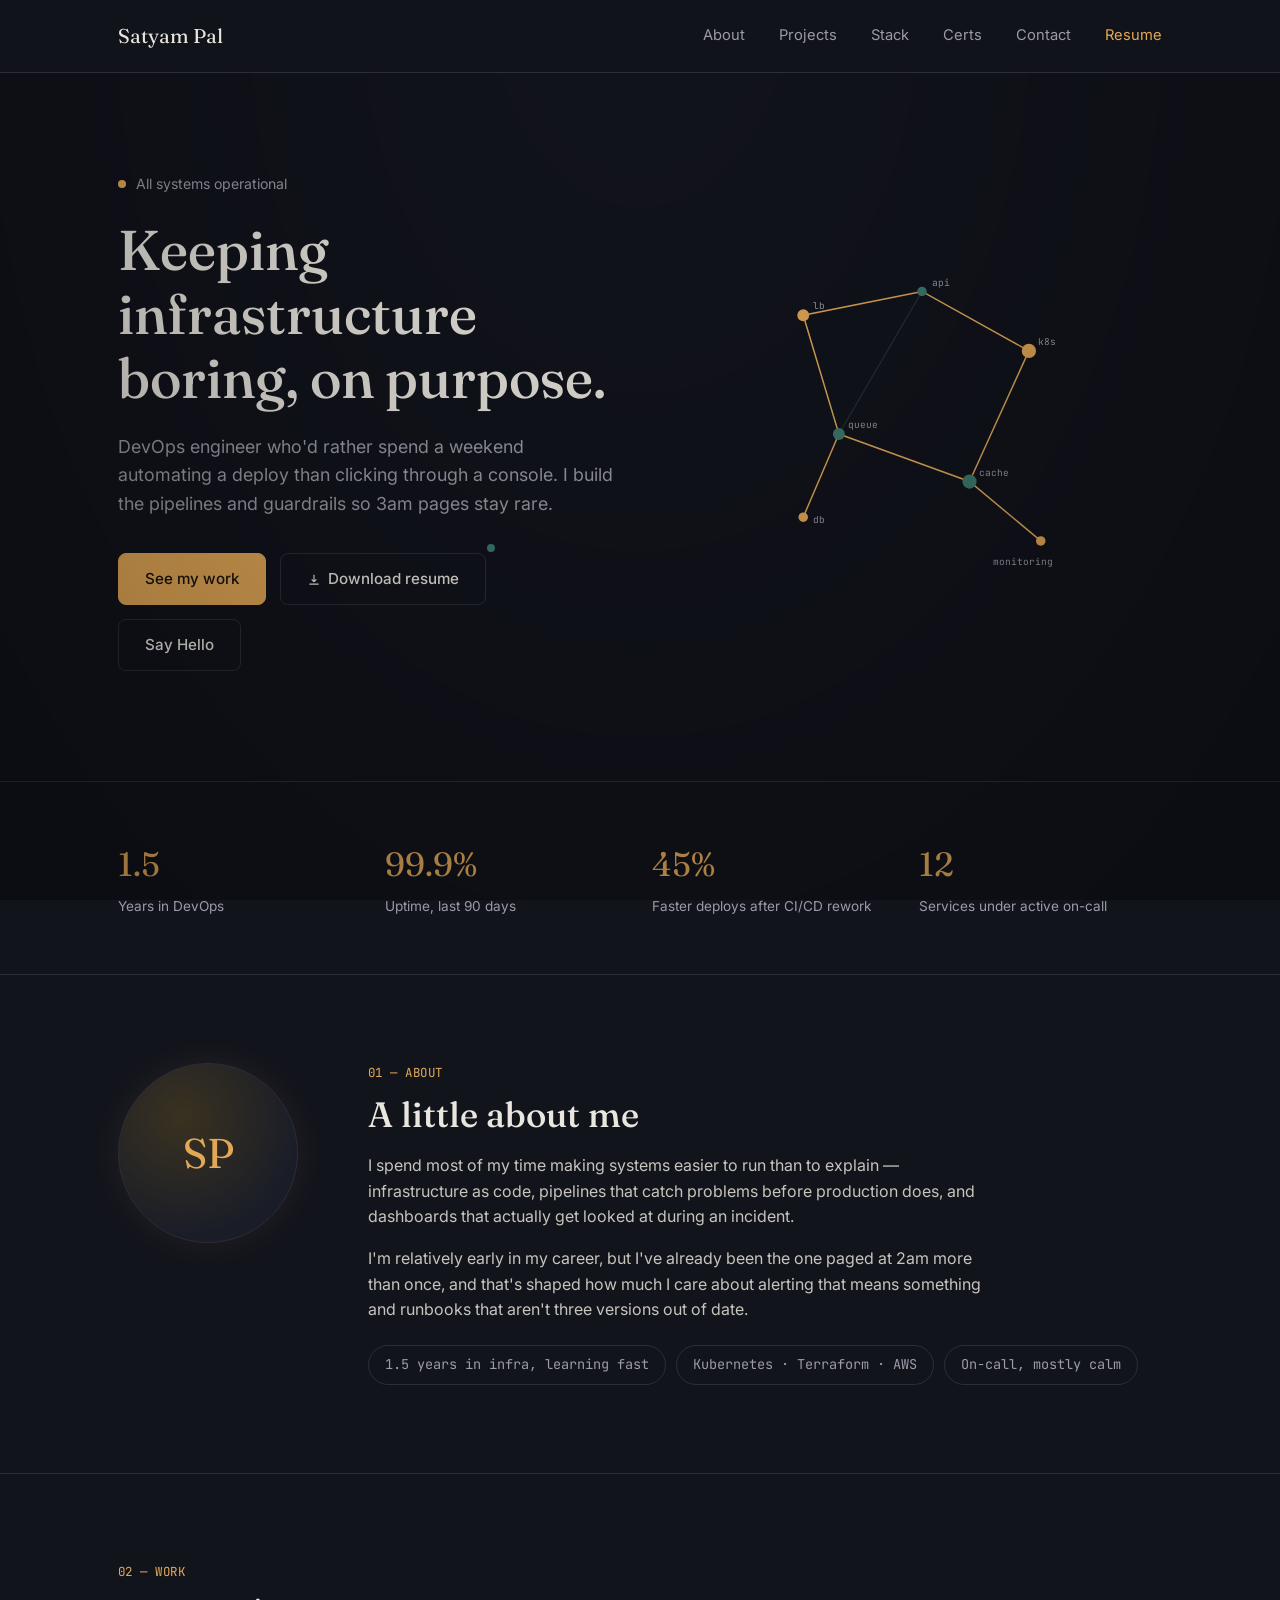
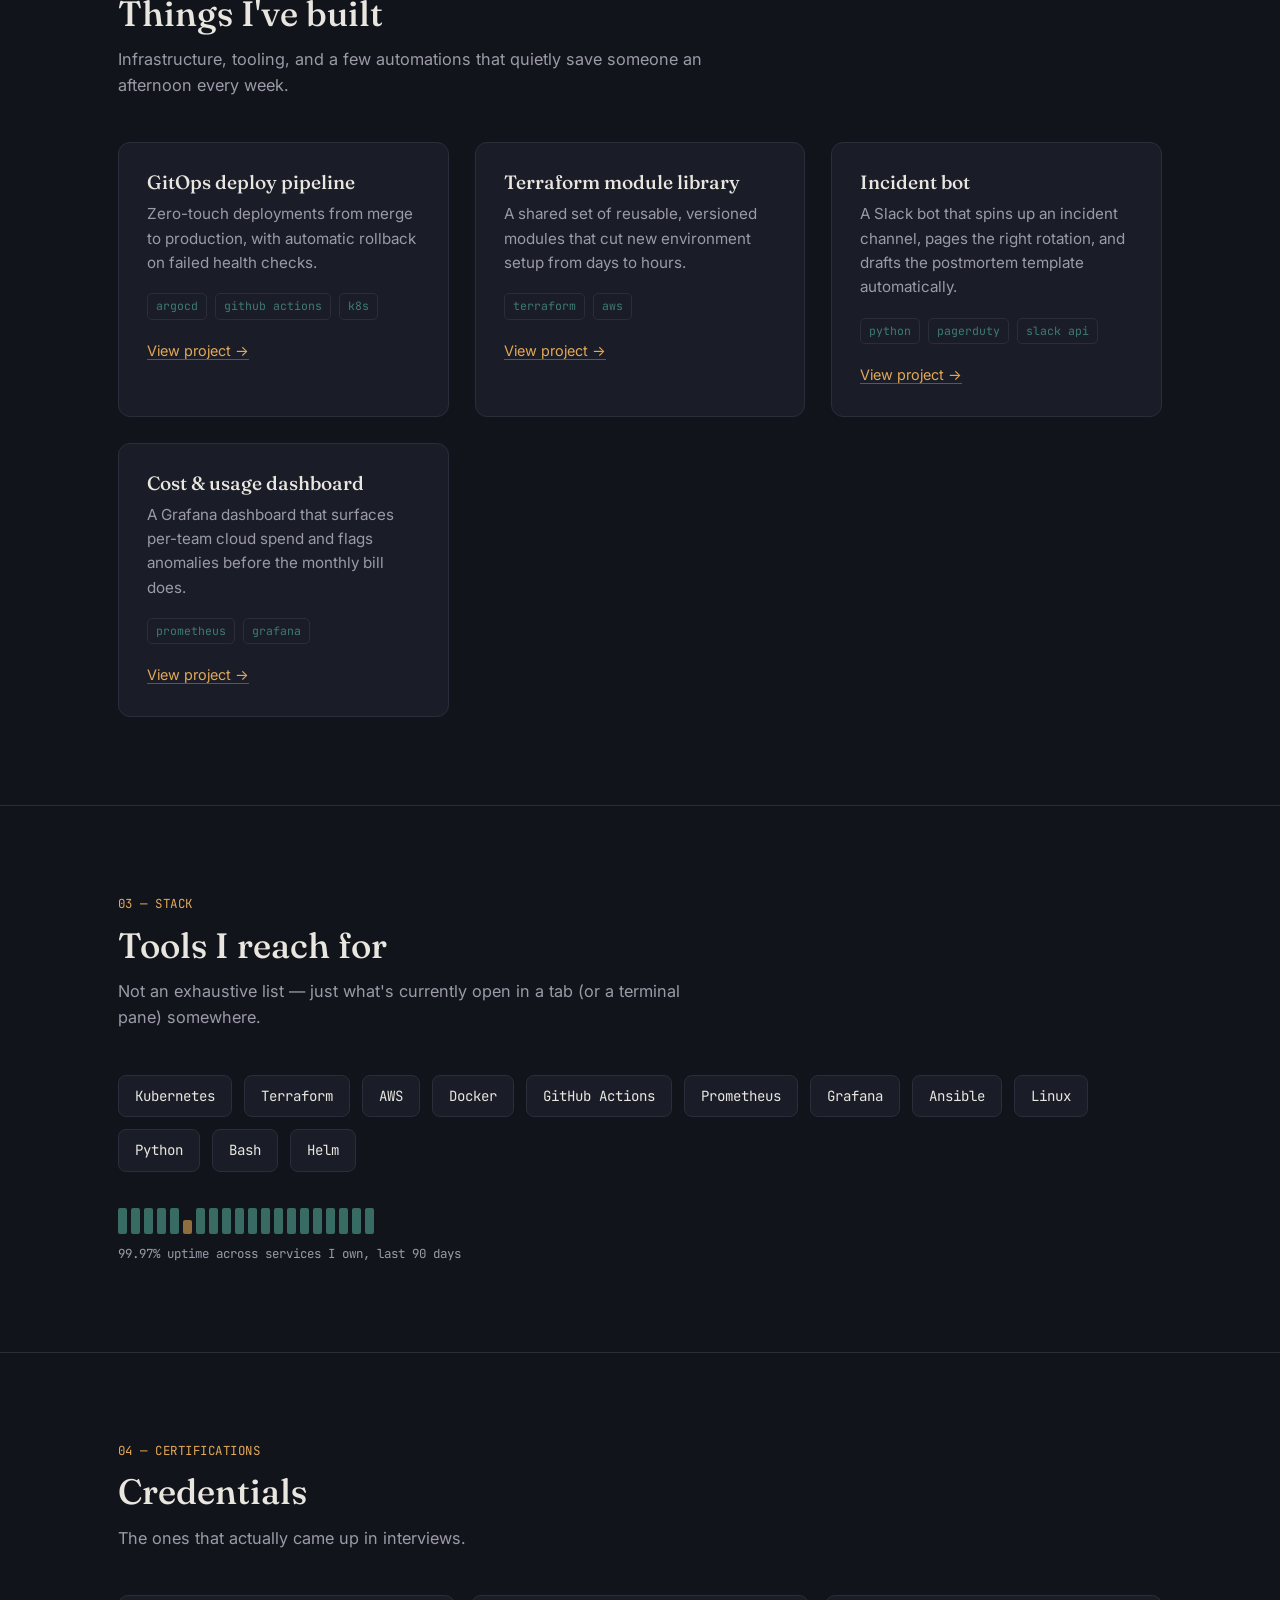
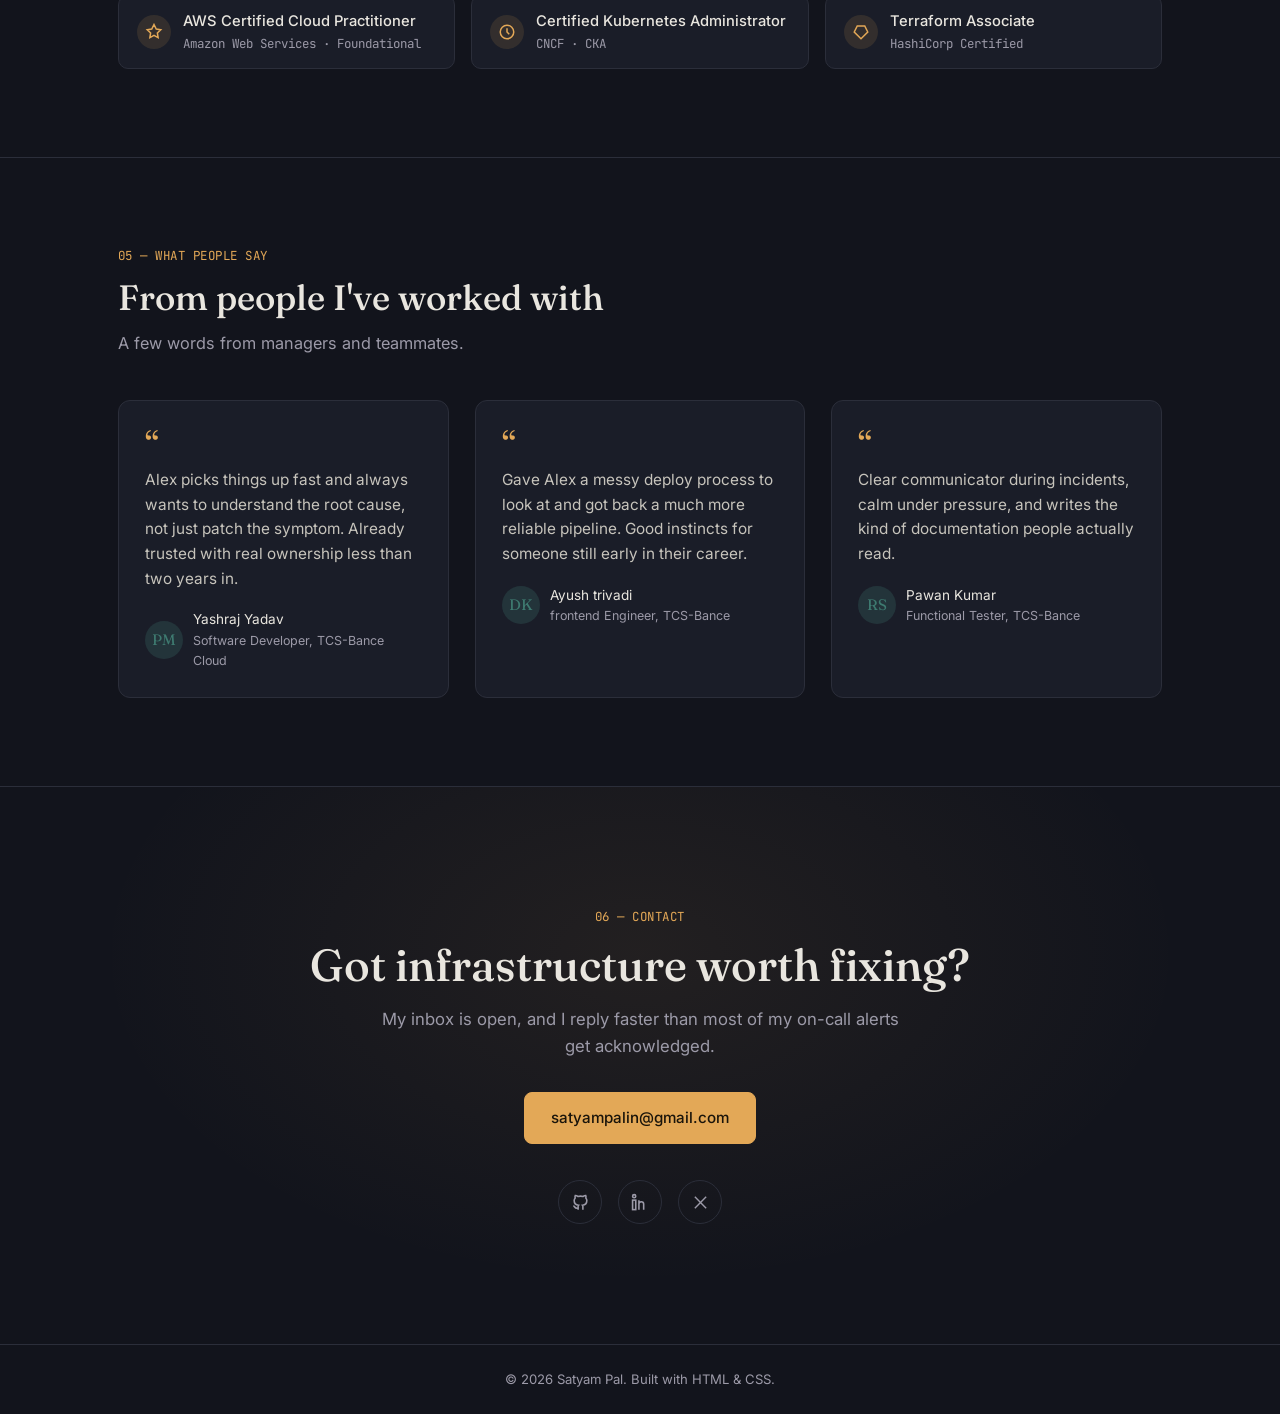
<file: index.html>
<!DOCTYPE html>
<html lang="en">

<head>
  <meta charset="UTF-8">
  <meta name="viewport" content="width=device-width, initial-scale=1.0">
  <title>Satyam Pal — DevOps Engineer</title>
  <link rel="preconnect" href="https://fonts.googleapis.com">
  <link
    href="https://fonts.googleapis.com/css2?family=Fraunces:opsz,wght@9..144,400;9..144,500;9..144,600&family=Inter:wght@400;500;600&family=JetBrains+Mono:wght@400;500&display=swap"
    rel="stylesheet">
  <link href="style.css" rel="stylesheet">

</head>

<body>

  <header>
    <nav class="wrap">
      <div class="logo">Satyam Pal</div>
      <div class="navlinks">
        <a href="#about">About</a>
        <a href="#projects">Projects</a>

        <a href="#skills">Stack</a>
        <a href="#certs">Certs</a>
        <a href="#contact">Contact</a>
        <a href="resume.pdf" download="Alex-Rivera-Resume.pdf" style="color:var(--amber);">Resume</a>
      </div>
    </nav>
  </header>

  <main>
    <section class="hero">
      <div class="wrap hero-grid">
        <div>
          <div class="eyebrow"><span class="pulse"></span>All systems operational</div>
          <h1>Keeping infrastructure boring, on purpose.</h1>
          <p class="lede">DevOps engineer who'd rather spend a weekend automating a deploy than clicking through a
            console. I build the pipelines and guardrails so 3am pages stay rare.</p>
          <div class="hero-ctas">
            <a href="#projects" class="btn primary">See my work</a>
            <a href="resume.pdf" download="Alex-Rivera-Resume.pdf" class="btn ghost resume-btn">
              <svg width="14" height="14" viewBox="0 0 24 24" fill="none" stroke="currentColor" stroke-width="2">
                <path d="M12 3v12m0 0l-4-4m4 4l4-4M4 19h16" />
              </svg>Download resume
              <span class="nudge"></span>
            </a>
            <a href="#contact" class="btn ghost">Say Hello</a>
          </div>
        </div>
        <div class="constellation-wrap">
          <svg class="constellation" viewBox="0 0 320 300" fill="none">
            <line x1="60" y1="60" x2="160" y2="40" />
            <line x1="160" y1="40" x2="250" y2="90" />
            <line x1="60" y1="60" x2="90" y2="160" />
            <line x1="90" y1="160" x2="160" y2="40" />
            <line x1="90" y1="160" x2="60" y2="230" />
            <line x1="90" y1="160" x2="200" y2="200" />
            <line x1="200" y1="200" x2="250" y2="90" />
            <line x1="200" y1="200" x2="260" y2="250" />
            <path class="draw"
              d="M60,60 L160,40 L250,90 M60,60 L90,160 L60,230 M90,160 L200,200 L260,250 M200,200 L250,90" />
            <circle cx="60" cy="60" r="5" />
            <text class="node-label" x="68" y="55">lb</text>
            <circle class="node-alt" cx="160" cy="40" r="4" />
            <text class="node-label" x="168" y="35">api</text>
            <circle cx="250" cy="90" r="6" />
            <text class="node-label" x="258" y="85">k8s</text>
            <circle class="node-alt" cx="90" cy="160" r="5" />
            <text class="node-label" x="98" y="155">queue</text>
            <circle cx="60" cy="230" r="4" />
            <text class="node-label" x="68" y="235">db</text>
            <circle class="node-alt" cx="200" cy="200" r="6" />
            <text class="node-label" x="208" y="195">cache</text>
            <circle cx="260" cy="250" r="4" />
            <text class="node-label" x="220" y="270">monitoring</text>
          </svg>
        </div>
      </div>
    </section>

    <section id="stats">
      <div class="wrap stats-grid">
        <div class="stat">
          <div class="num">1.5</div>
          <div class="label">Years in DevOps</div>
        </div>
        <div class="stat">
          <div class="num">99.9%</div>
          <div class="label">Uptime, last 90 days</div>
        </div>
        <div class="stat">
          <div class="num">45%</div>
          <div class="label">Faster deploys after CI/CD rework</div>
        </div>
        <div class="stat">
          <div class="num">12</div>
          <div class="label">Services under active on-call</div>
        </div>
      </div>
    </section>

    <section id="about">
      <div class="wrap about-grid">
        <div class="avatar">SP</div>
        <div class="about-copy">
          <span class="kicker">01 — ABOUT</span>
          <div class="section-head" style="margin-bottom:18px;">
            <h2>A little about me</h2>
          </div>
          <p>I spend most of my time making systems easier to run than to explain — infrastructure as code, pipelines
            that catch problems before production does, and dashboards that actually get looked at during an incident.
          </p>
          <p>I'm relatively early in my career, but I've already been the one paged at 2am more than once, and that's
            shaped how much I care about alerting that means something and runbooks that aren't three versions out of
            date.</p>
          <div class="fact-row">
            <div class="fact-chip">1.5 years in infra, learning fast</div>
            <div class="fact-chip">Kubernetes · Terraform · AWS</div>
            <div class="fact-chip">On-call, mostly calm</div>
          </div>
        </div>
      </div>
    </section>

    <section id="projects">
      <div class="wrap">
        <span class="kicker">02 — WORK</span>
        <div class="section-head">
          <h2>Things I've built</h2>
          <p>Infrastructure, tooling, and a few automations that quietly save someone an afternoon every week.</p>
        </div>
        <div class="project-grid">
          <div class="card">
            <h3>GitOps deploy pipeline</h3>
            <p>Zero-touch deployments from merge to production, with automatic rollback on failed health checks.</p>
            <div class="tag-row"><span class="tag">argocd</span><span class="tag">github actions</span><span
                class="tag">k8s</span></div>
            <a class="card-link" href="#">View project →</a>
          </div>
          <div class="card">
            <h3>Terraform module library</h3>
            <p>A shared set of reusable, versioned modules that cut new environment setup from days to hours.</p>
            <div class="tag-row"><span class="tag">terraform</span><span class="tag">aws</span></div>
            <a class="card-link" href="#">View project →</a>
          </div>
          <div class="card">
            <h3>Incident bot</h3>
            <p>A Slack bot that spins up an incident channel, pages the right rotation, and drafts the postmortem
              template automatically.</p>
            <div class="tag-row"><span class="tag">python</span><span class="tag">pagerduty</span><span
                class="tag">slack api</span></div>
            <a class="card-link" href="#">View project →</a>
          </div>
          <div class="card">
            <h3>Cost &amp; usage dashboard</h3>
            <p>A Grafana dashboard that surfaces per-team cloud spend and flags anomalies before the monthly bill does.
            </p>
            <div class="tag-row"><span class="tag">prometheus</span><span class="tag">grafana</span></div>
            <a class="card-link" href="#">View project →</a>
          </div>
        </div>
      </div>
    </section>

    <section id="skills">
      <div class="wrap">
        <span class="kicker">03 — STACK</span>
        <div class="section-head">
          <h2>Tools I reach for</h2>
          <p>Not an exhaustive list — just what's currently open in a tab (or a terminal pane) somewhere.</p>
        </div>
        <div class="skill-cloud">
          <span class="skill-pill">Kubernetes</span>
          <span class="skill-pill">Terraform</span>
          <span class="skill-pill">AWS</span>
          <span class="skill-pill">Docker</span>
          <span class="skill-pill">GitHub Actions</span>
          <span class="skill-pill">Prometheus</span>
          <span class="skill-pill">Grafana</span>
          <span class="skill-pill">Ansible</span>
          <span class="skill-pill">Linux</span>
          <span class="skill-pill">Python</span>
          <span class="skill-pill">Bash</span>
          <span class="skill-pill">Helm</span>
        </div>
        <div class="uptime-strip" aria-hidden="true">
          <div class="bar"></div>
          <div class="bar"></div>
          <div class="bar"></div>
          <div class="bar"></div>
          <div class="bar"></div>
          <div class="bar low"></div>
          <div class="bar"></div>
          <div class="bar"></div>
          <div class="bar"></div>
          <div class="bar"></div>
          <div class="bar"></div>
          <div class="bar"></div>
          <div class="bar"></div>
          <div class="bar"></div>
          <div class="bar"></div>
          <div class="bar"></div>
          <div class="bar"></div>
          <div class="bar"></div>
          <div class="bar"></div>
          <div class="bar"></div>
        </div>
        <div class="uptime-caption">99.97% uptime across services I own, last 90 days</div>
      </div>
    </section>

    <section id="certs">
      <div class="wrap">
        <span class="kicker">04 — CERTIFICATIONS</span>
        <div class="section-head">
          <h2>Credentials</h2>
          <p>The ones that actually came up in interviews.</p>
        </div>
        <div class="cert-row">
          <div class="cert-badge">
            <div class="icon">
              <svg width="18" height="18" viewBox="0 0 24 24" fill="none" stroke="currentColor" stroke-width="2">
                <path d="M12 2l3 6 6 .9-4.5 4.3 1 6.3-5.5-3-5.5 3 1-6.3L3 8.9 9 8z" />
              </svg>
            </div>
            <div>
              <div class="name">AWS Certified Cloud Practitioner</div>
              <div class="issuer">Amazon Web Services · Foundational</div>
            </div>
          </div>
          <div class="cert-badge">
            <div class="icon">
              <svg width="18" height="18" viewBox="0 0 24 24" fill="none" stroke="currentColor" stroke-width="2">
                <circle cx="12" cy="12" r="9" />
                <path d="M12 7v5l3 3" />
              </svg>
            </div>
            <div>
              <div class="name">Certified Kubernetes Administrator</div>
              <div class="issuer">CNCF · CKA</div>
            </div>
          </div>
          <div class="cert-badge">
            <div class="icon">
              <svg width="18" height="18" viewBox="0 0 24 24" fill="none" stroke="currentColor" stroke-width="2">
                <path d="M3 12l4-8h10l4 8-9 9-9-9z" />
              </svg>
            </div>
            <div>
              <div class="name">Terraform Associate</div>
              <div class="issuer">HashiCorp Certified</div>
            </div>
          </div>
        </div>
      </div>
    </section>

    <section id="testimonials">
      <div class="wrap">
        <span class="kicker">05 — WHAT PEOPLE SAY</span>
        <div class="section-head">
          <h2>From people I've worked with</h2>
          <p>A few words from managers and teammates.</p>
        </div>
        <div class="testimonial-grid">
          <div class="testimonial">
            <span class="quote-mark">&ldquo;</span>
            <p class="quote">Alex picks things up fast and always wants to understand the root cause, not just patch the
              symptom. Already trusted with real ownership less than two years in.</p>
            <div class="attribution">
              <div class="initials">PM</div>
              <div class="who">Yashraj Yadav<span class="role">Software Developer, TCS-Bance Cloud</span></div>
            </div>
          </div>
          <div class="testimonial">
            <span class="quote-mark">&ldquo;</span>
            <p class="quote">Gave Alex a messy deploy process to look at and got back a much more reliable pipeline.
              Good instincts for someone still early in their career.</p>
            <div class="attribution">
              <div class="initials">DK</div>
              <div class="who">Ayush trivadi<span class="role">frontend Engineer, TCS-Bance</span></div>
            </div>
          </div>
          <div class="testimonial">
            <span class="quote-mark">&ldquo;</span>
            <p class="quote">Clear communicator during incidents, calm under pressure, and writes the kind of
              documentation people actually read.</p>
            <div class="attribution">
              <div class="initials">RS</div>
              <div class="who">Pawan Kumar<span class="role">Functional Tester, TCS-Bance</span></div>
            </div>
          </div>
        </div>
      </div>
    </section>
  </main>

  <section id="contact">
    <div class="wrap">
      <span class="kicker">06 — CONTACT</span>
      <h2>Got infrastructure worth fixing?</h2>
      <p>My inbox is open, and I reply faster than most of my on-call alerts get acknowledged.</p>
      <a class="btn primary" href="mailto:satyampalin@gmail.com">satyampalin@gmail.com</a>
      <div class="social-row">
        <a href="#" aria-label="GitHub">
          <svg width="19" height="19" viewBox="0 0 24 24" fill="none" stroke="currentColor" stroke-width="2">
            <path
              d="M9 19c-4.3 1.4-4.3-2.5-6-3m12 5v-3.5c0-1 .1-1.4-.5-2 2.8-.3 5.5-1.4 5.5-6a4.6 4.6 0 0 0-1.3-3.2 4.2 4.2 0 0 0-.1-3.2s-1.1-.3-3.5 1.3a12.3 12.3 0 0 0-6.2 0C6.5 2.8 5.4 3.1 5.4 3.1a4.2 4.2 0 0 0-.1 3.2A4.6 4.6 0 0 0 4 9.5c0 4.6 2.7 5.7 5.5 6-.6.6-.6 1.2-.5 2V21" />
          </svg>
        </a>
        <a href="#" aria-label="LinkedIn">
          <svg width="19" height="19" viewBox="0 0 24 24" fill="none" stroke="currentColor" stroke-width="2">
            <rect x="2" y="9" width="4" height="12" />
            <circle cx="4" cy="4" r="2" />
            <path d="M10 21v-7a3 3 0 0 1 6 0v7M10 9v12" />
          </svg>
        </a>
        <a href="#" aria-label="Twitter/X">
          <svg width="17" height="17" viewBox="0 0 24 24" fill="none" stroke="currentColor" stroke-width="2">
            <path d="M4 4l16 16M20 4L4 20" />
          </svg>
        </a>
      </div>
    </div>
  </section>

  <footer>© 2026 Satyam Pal. Built with HTML &amp; CSS.</footer>

</body>

</html>
</file>
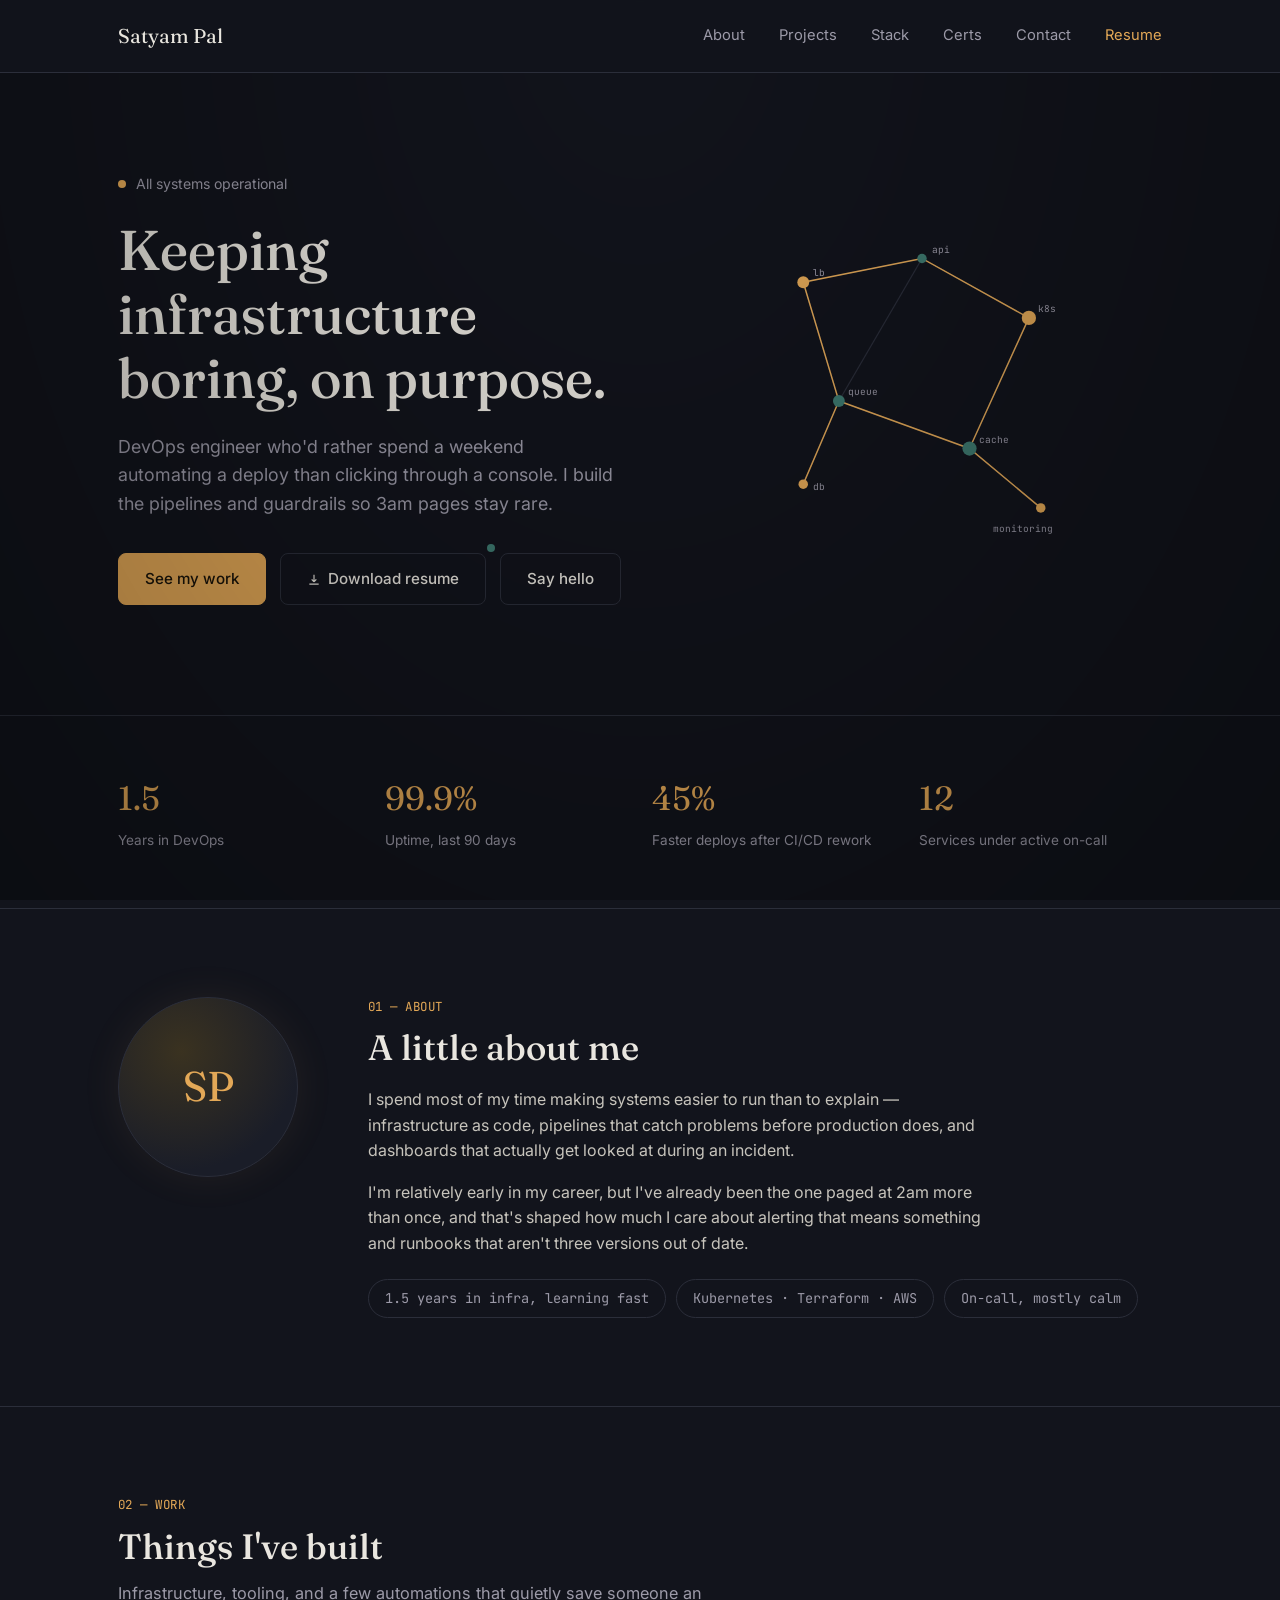
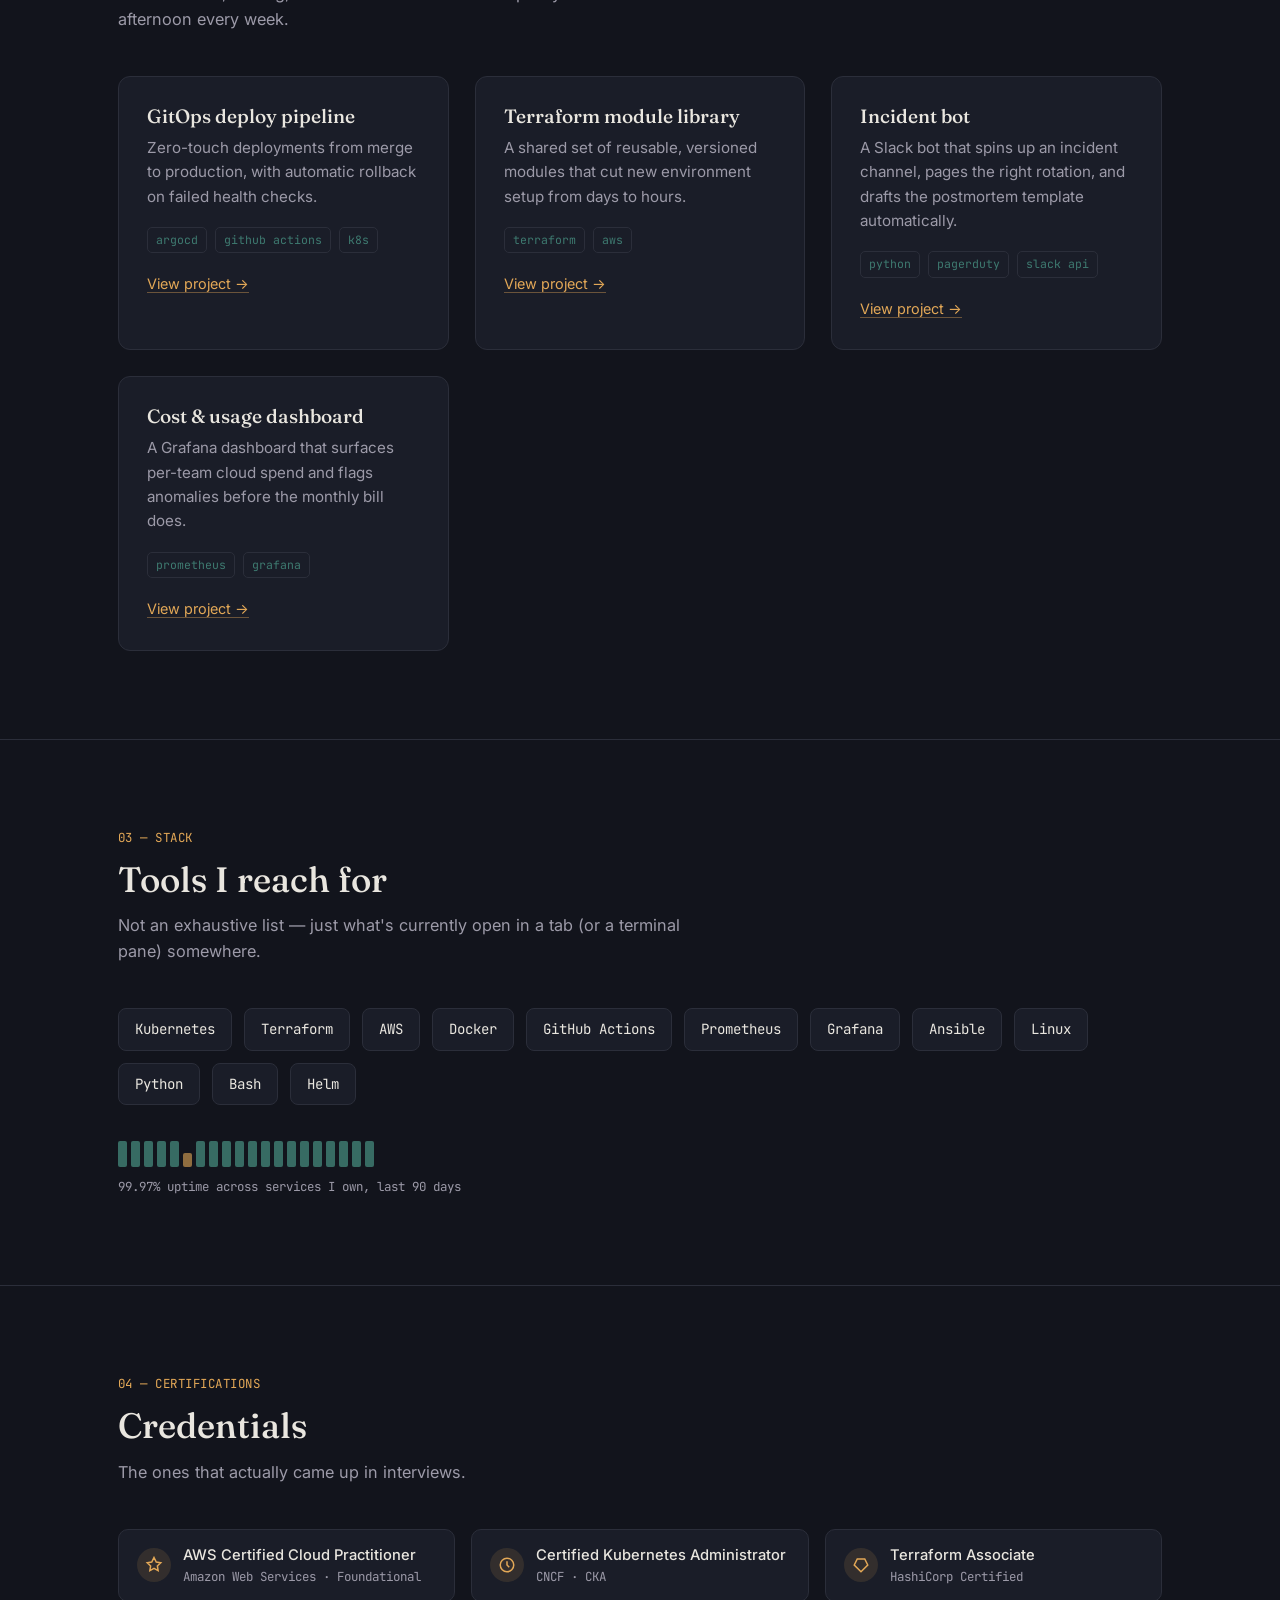
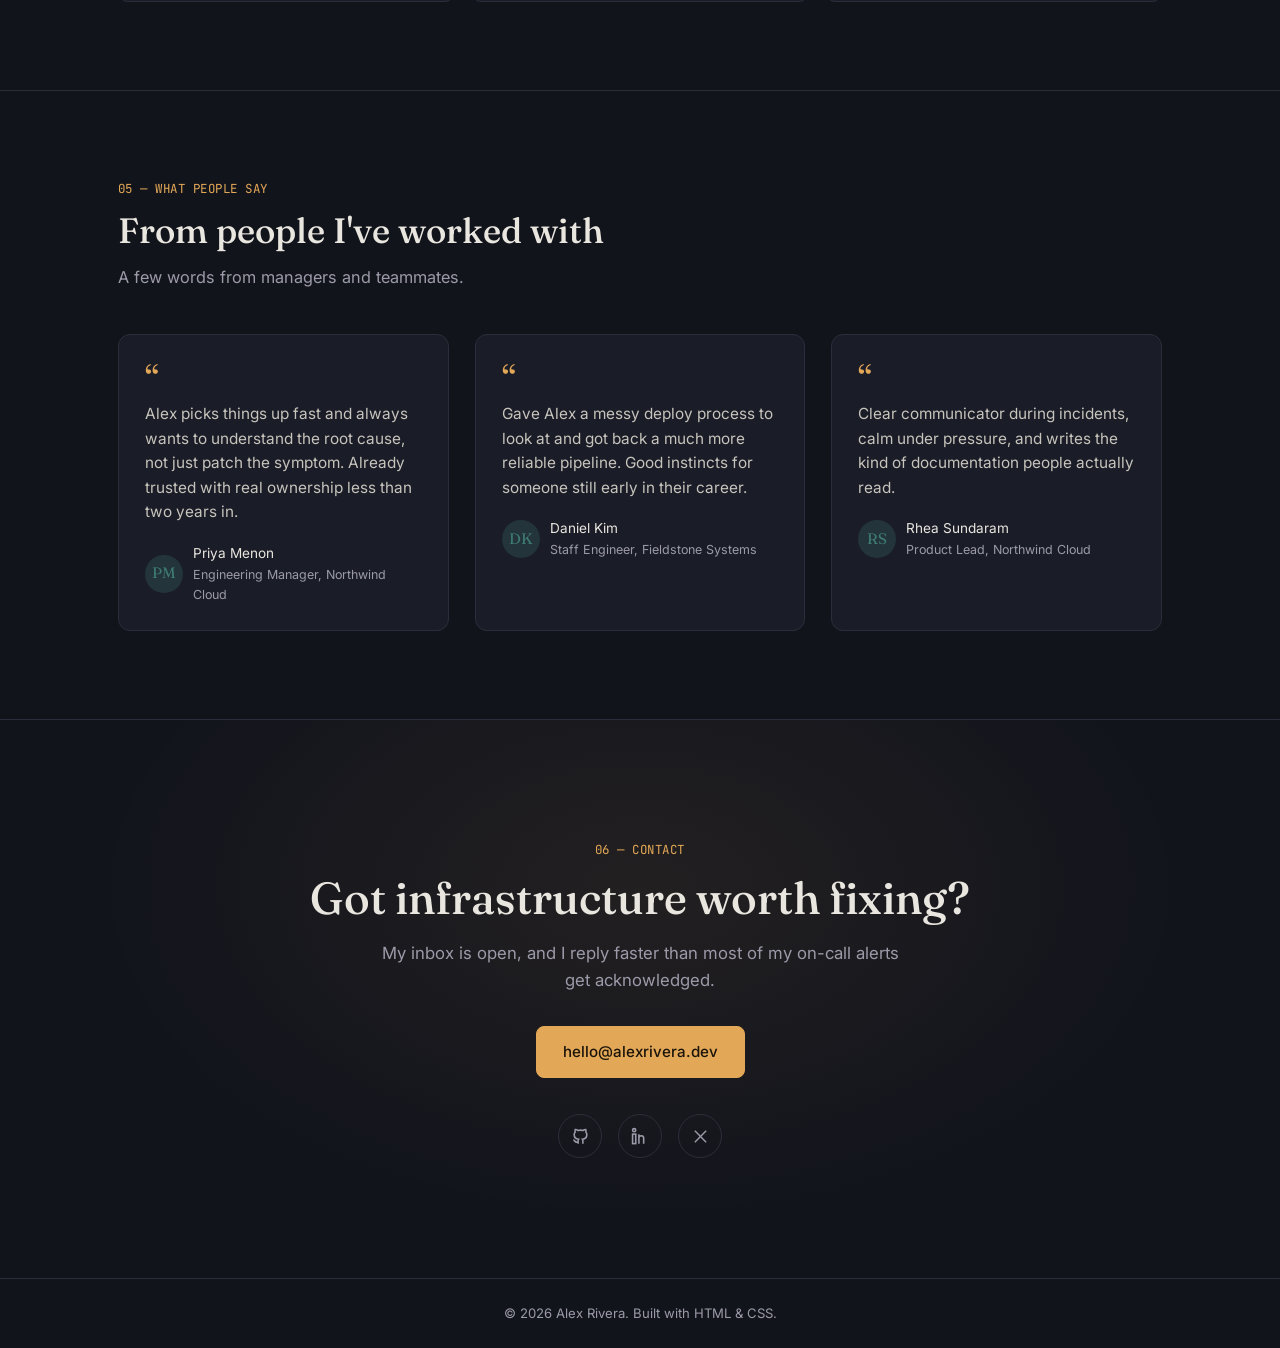
<file: portfolio-devops.html>
<!DOCTYPE html>
<html lang="en">

<head>
  <meta charset="UTF-8">
  <meta name="viewport" content="width=device-width, initial-scale=1.0">
  <title>Satyam Pal — DevOps Engineer</title>
  <link rel="preconnect" href="https://fonts.googleapis.com">
  <link
    href="https://fonts.googleapis.com/css2?family=Fraunces:opsz,wght@9..144,400;9..144,500;9..144,600&family=Inter:wght@400;500;600&family=JetBrains+Mono:wght@400;500&display=swap"
    rel="stylesheet">
  <link href="style.css" rel="stylesheet">

</head>

<body>

  <header>
    <nav class="wrap">
      <div class="logo">Satyam Pal</div>
      <div class="navlinks">
        <a href="#about">About</a>
        <a href="#projects">Projects</a>

        <a href="#skills">Stack</a>
        <a href="#certs">Certs</a>
        <a href="#contact">Contact</a>
        <a href="resume.pdf" download="Alex-Rivera-Resume.pdf" style="color:var(--amber);">Resume</a>
      </div>
    </nav>
  </header>

  <main>
    <section class="hero">
      <div class="wrap hero-grid">
        <div>
          <div class="eyebrow"><span class="pulse"></span>All systems operational</div>
          <h1>Keeping infrastructure boring, on purpose.</h1>
          <p class="lede">DevOps engineer who'd rather spend a weekend automating a deploy than clicking through a
            console. I build the pipelines and guardrails so 3am pages stay rare.</p>
          <div class="hero-ctas">
            <a href="#projects" class="btn primary">See my work</a>
            <a href="resume.pdf" download="Alex-Rivera-Resume.pdf" class="btn ghost resume-btn">
              <svg width="14" height="14" viewBox="0 0 24 24" fill="none" stroke="currentColor" stroke-width="2">
                <path d="M12 3v12m0 0l-4-4m4 4l4-4M4 19h16" />
              </svg>Download resume
              <span class="nudge"></span>
            </a>
            <a href="#contact" class="btn ghost">Say hello</a>
          </div>
        </div>
        <div class="constellation-wrap">
          <svg class="constellation" viewBox="0 0 320 300" fill="none">
            <line x1="60" y1="60" x2="160" y2="40" />
            <line x1="160" y1="40" x2="250" y2="90" />
            <line x1="60" y1="60" x2="90" y2="160" />
            <line x1="90" y1="160" x2="160" y2="40" />
            <line x1="90" y1="160" x2="60" y2="230" />
            <line x1="90" y1="160" x2="200" y2="200" />
            <line x1="200" y1="200" x2="250" y2="90" />
            <line x1="200" y1="200" x2="260" y2="250" />
            <path class="draw"
              d="M60,60 L160,40 L250,90 M60,60 L90,160 L60,230 M90,160 L200,200 L260,250 M200,200 L250,90" />
            <circle cx="60" cy="60" r="5" />
            <text class="node-label" x="68" y="55">lb</text>
            <circle class="node-alt" cx="160" cy="40" r="4" />
            <text class="node-label" x="168" y="35">api</text>
            <circle cx="250" cy="90" r="6" />
            <text class="node-label" x="258" y="85">k8s</text>
            <circle class="node-alt" cx="90" cy="160" r="5" />
            <text class="node-label" x="98" y="155">queue</text>
            <circle cx="60" cy="230" r="4" />
            <text class="node-label" x="68" y="235">db</text>
            <circle class="node-alt" cx="200" cy="200" r="6" />
            <text class="node-label" x="208" y="195">cache</text>
            <circle cx="260" cy="250" r="4" />
            <text class="node-label" x="220" y="270">monitoring</text>
          </svg>
        </div>
      </div>
    </section>

    <section id="stats">
      <div class="wrap stats-grid">
        <div class="stat">
          <div class="num">1.5</div>
          <div class="label">Years in DevOps</div>
        </div>
        <div class="stat">
          <div class="num">99.9%</div>
          <div class="label">Uptime, last 90 days</div>
        </div>
        <div class="stat">
          <div class="num">45%</div>
          <div class="label">Faster deploys after CI/CD rework</div>
        </div>
        <div class="stat">
          <div class="num">12</div>
          <div class="label">Services under active on-call</div>
        </div>
      </div>
    </section>

    <section id="about">
      <div class="wrap about-grid">
        <div class="avatar">SP</div>
        <div class="about-copy">
          <span class="kicker">01 — ABOUT</span>
          <div class="section-head" style="margin-bottom:18px;">
            <h2>A little about me</h2>
          </div>
          <p>I spend most of my time making systems easier to run than to explain — infrastructure as code, pipelines
            that catch problems before production does, and dashboards that actually get looked at during an incident.
          </p>
          <p>I'm relatively early in my career, but I've already been the one paged at 2am more than once, and that's
            shaped how much I care about alerting that means something and runbooks that aren't three versions out of
            date.</p>
          <div class="fact-row">
            <div class="fact-chip">1.5 years in infra, learning fast</div>
            <div class="fact-chip">Kubernetes · Terraform · AWS</div>
            <div class="fact-chip">On-call, mostly calm</div>
          </div>
        </div>
      </div>
    </section>

    <section id="projects">
      <div class="wrap">
        <span class="kicker">02 — WORK</span>
        <div class="section-head">
          <h2>Things I've built</h2>
          <p>Infrastructure, tooling, and a few automations that quietly save someone an afternoon every week.</p>
        </div>
        <div class="project-grid">
          <div class="card">
            <h3>GitOps deploy pipeline</h3>
            <p>Zero-touch deployments from merge to production, with automatic rollback on failed health checks.</p>
            <div class="tag-row"><span class="tag">argocd</span><span class="tag">github actions</span><span
                class="tag">k8s</span></div>
            <a class="card-link" href="#">View project →</a>
          </div>
          <div class="card">
            <h3>Terraform module library</h3>
            <p>A shared set of reusable, versioned modules that cut new environment setup from days to hours.</p>
            <div class="tag-row"><span class="tag">terraform</span><span class="tag">aws</span></div>
            <a class="card-link" href="#">View project →</a>
          </div>
          <div class="card">
            <h3>Incident bot</h3>
            <p>A Slack bot that spins up an incident channel, pages the right rotation, and drafts the postmortem
              template automatically.</p>
            <div class="tag-row"><span class="tag">python</span><span class="tag">pagerduty</span><span
                class="tag">slack api</span></div>
            <a class="card-link" href="#">View project →</a>
          </div>
          <div class="card">
            <h3>Cost &amp; usage dashboard</h3>
            <p>A Grafana dashboard that surfaces per-team cloud spend and flags anomalies before the monthly bill does.
            </p>
            <div class="tag-row"><span class="tag">prometheus</span><span class="tag">grafana</span></div>
            <a class="card-link" href="#">View project →</a>
          </div>
        </div>
      </div>
    </section>

    <section id="skills">
      <div class="wrap">
        <span class="kicker">03 — STACK</span>
        <div class="section-head">
          <h2>Tools I reach for</h2>
          <p>Not an exhaustive list — just what's currently open in a tab (or a terminal pane) somewhere.</p>
        </div>
        <div class="skill-cloud">
          <span class="skill-pill">Kubernetes</span>
          <span class="skill-pill">Terraform</span>
          <span class="skill-pill">AWS</span>
          <span class="skill-pill">Docker</span>
          <span class="skill-pill">GitHub Actions</span>
          <span class="skill-pill">Prometheus</span>
          <span class="skill-pill">Grafana</span>
          <span class="skill-pill">Ansible</span>
          <span class="skill-pill">Linux</span>
          <span class="skill-pill">Python</span>
          <span class="skill-pill">Bash</span>
          <span class="skill-pill">Helm</span>
        </div>
        <div class="uptime-strip" aria-hidden="true">
          <div class="bar"></div>
          <div class="bar"></div>
          <div class="bar"></div>
          <div class="bar"></div>
          <div class="bar"></div>
          <div class="bar low"></div>
          <div class="bar"></div>
          <div class="bar"></div>
          <div class="bar"></div>
          <div class="bar"></div>
          <div class="bar"></div>
          <div class="bar"></div>
          <div class="bar"></div>
          <div class="bar"></div>
          <div class="bar"></div>
          <div class="bar"></div>
          <div class="bar"></div>
          <div class="bar"></div>
          <div class="bar"></div>
          <div class="bar"></div>
        </div>
        <div class="uptime-caption">99.97% uptime across services I own, last 90 days</div>
      </div>
    </section>

    <section id="certs">
      <div class="wrap">
        <span class="kicker">04 — CERTIFICATIONS</span>
        <div class="section-head">
          <h2>Credentials</h2>
          <p>The ones that actually came up in interviews.</p>
        </div>
        <div class="cert-row">
          <div class="cert-badge">
            <div class="icon">
              <svg width="18" height="18" viewBox="0 0 24 24" fill="none" stroke="currentColor" stroke-width="2">
                <path d="M12 2l3 6 6 .9-4.5 4.3 1 6.3-5.5-3-5.5 3 1-6.3L3 8.9 9 8z" />
              </svg>
            </div>
            <div>
              <div class="name">AWS Certified Cloud Practitioner</div>
              <div class="issuer">Amazon Web Services · Foundational</div>
            </div>
          </div>
          <div class="cert-badge">
            <div class="icon">
              <svg width="18" height="18" viewBox="0 0 24 24" fill="none" stroke="currentColor" stroke-width="2">
                <circle cx="12" cy="12" r="9" />
                <path d="M12 7v5l3 3" />
              </svg>
            </div>
            <div>
              <div class="name">Certified Kubernetes Administrator</div>
              <div class="issuer">CNCF · CKA</div>
            </div>
          </div>
          <div class="cert-badge">
            <div class="icon">
              <svg width="18" height="18" viewBox="0 0 24 24" fill="none" stroke="currentColor" stroke-width="2">
                <path d="M3 12l4-8h10l4 8-9 9-9-9z" />
              </svg>
            </div>
            <div>
              <div class="name">Terraform Associate</div>
              <div class="issuer">HashiCorp Certified</div>
            </div>
          </div>
        </div>
      </div>
    </section>

    <section id="testimonials">
      <div class="wrap">
        <span class="kicker">05 — WHAT PEOPLE SAY</span>
        <div class="section-head">
          <h2>From people I've worked with</h2>
          <p>A few words from managers and teammates.</p>
        </div>
        <div class="testimonial-grid">
          <div class="testimonial">
            <span class="quote-mark">&ldquo;</span>
            <p class="quote">Alex picks things up fast and always wants to understand the root cause, not just patch the
              symptom. Already trusted with real ownership less than two years in.</p>
            <div class="attribution">
              <div class="initials">PM</div>
              <div class="who">Priya Menon<span class="role">Engineering Manager, Northwind Cloud</span></div>
            </div>
          </div>
          <div class="testimonial">
            <span class="quote-mark">&ldquo;</span>
            <p class="quote">Gave Alex a messy deploy process to look at and got back a much more reliable pipeline.
              Good instincts for someone still early in their career.</p>
            <div class="attribution">
              <div class="initials">DK</div>
              <div class="who">Daniel Kim<span class="role">Staff Engineer, Fieldstone Systems</span></div>
            </div>
          </div>
          <div class="testimonial">
            <span class="quote-mark">&ldquo;</span>
            <p class="quote">Clear communicator during incidents, calm under pressure, and writes the kind of
              documentation people actually read.</p>
            <div class="attribution">
              <div class="initials">RS</div>
              <div class="who">Rhea Sundaram<span class="role">Product Lead, Northwind Cloud</span></div>
            </div>
          </div>
        </div>
      </div>
    </section>
  </main>

  <section id="contact">
    <div class="wrap">
      <span class="kicker">06 — CONTACT</span>
      <h2>Got infrastructure worth fixing?</h2>
      <p>My inbox is open, and I reply faster than most of my on-call alerts get acknowledged.</p>
      <a class="btn primary" href="mailto:hello@alexrivera.dev">hello@alexrivera.dev</a>
      <div class="social-row">
        <a href="#" aria-label="GitHub">
          <svg width="19" height="19" viewBox="0 0 24 24" fill="none" stroke="currentColor" stroke-width="2">
            <path
              d="M9 19c-4.3 1.4-4.3-2.5-6-3m12 5v-3.5c0-1 .1-1.4-.5-2 2.8-.3 5.5-1.4 5.5-6a4.6 4.6 0 0 0-1.3-3.2 4.2 4.2 0 0 0-.1-3.2s-1.1-.3-3.5 1.3a12.3 12.3 0 0 0-6.2 0C6.5 2.8 5.4 3.1 5.4 3.1a4.2 4.2 0 0 0-.1 3.2A4.6 4.6 0 0 0 4 9.5c0 4.6 2.7 5.7 5.5 6-.6.6-.6 1.2-.5 2V21" />
          </svg>
        </a>
        <a href="#" aria-label="LinkedIn">
          <svg width="19" height="19" viewBox="0 0 24 24" fill="none" stroke="currentColor" stroke-width="2">
            <rect x="2" y="9" width="4" height="12" />
            <circle cx="4" cy="4" r="2" />
            <path d="M10 21v-7a3 3 0 0 1 6 0v7M10 9v12" />
          </svg>
        </a>
        <a href="#" aria-label="Twitter/X">
          <svg width="17" height="17" viewBox="0 0 24 24" fill="none" stroke="currentColor" stroke-width="2">
            <path d="M4 4l16 16M20 4L4 20" />
          </svg>
        </a>
      </div>
    </div>
  </section>

  <footer>© 2026 Alex Rivera. Built with HTML &amp; CSS.</footer>

</body>

</html>
</file>
<file: style.css>
:root {
        --bg: #12141C;
        --bg-panel: #1A1D28;
        --ink: #E9E6DF;
        --muted: #9C9AA8;
        --amber: #E3A857;
        --teal: #3E7A70;
        --line: #2B2E3A;
    }

    * {
        margin: 0;
        padding: 0;
        box-sizing: border-box;
    }

    html {
        scroll-behavior: smooth;
    }

    body {
        background: var(--bg);
        color: var(--ink);
        font-family: 'Inter', sans-serif;
        line-height: 1.6;
        overflow-x: hidden;
    }

    h1,
    h2,
    h3 {
        font-family: 'Fraunces', serif;
        font-weight: 500;
        line-height: 1.15;
    }

    a {
        color: inherit;
        text-decoration: none;
    }

    .wrap {
        max-width: 1100px;
        margin: 0 auto;
        padding: 0 28px;
    }

    a:focus-visible,
    button:focus-visible {
        outline: 2px solid var(--amber);
        outline-offset: 3px;
    }

    @media (prefers-reduced-motion: reduce) {
        * {
            animation: none !important;
            transition: none !important;
        }
    }

    body::before {
        content: "";
        position: fixed;
        inset: 0;
        pointer-events: none;
        z-index: 1;
        background: radial-gradient(ellipse at 50% 0%, rgba(0, 0, 0, 0) 0%, rgba(0, 0, 0, 0.35) 100%);
    }

    header {
        position: sticky;
        top: 0;
        z-index: 50;
        background: rgba(18, 20, 28, 0.9);
        backdrop-filter: blur(6px);
        border-bottom: 1px solid var(--line);
    }

    nav.wrap {
        display: flex;
        align-items: center;
        justify-content: space-between;
        padding: 20px 28px;
    }

    .logo {
        font-family: 'Fraunces', serif;
        font-size: 1.25rem;
    }

    .logo .dot {
        color: var(--amber);
    }

    .navlinks {
        display: flex;
        gap: 34px;
        font-size: 0.92rem;
        color: var(--muted);
    }

    .navlinks a {
        transition: color .2s ease;
    }

    .navlinks a:hover {
        color: var(--ink);
    }

    @media (max-width:640px) {
        .navlinks {
            gap: 18px;
            font-size: 0.82rem;
        }
    }

    .hero {
        padding: 100px 0 110px;
        position: relative;
    }

    .hero-grid {
        display: grid;
        grid-template-columns: 1.05fr 1fr;
        gap: 60px;
        align-items: center;
    }

    @media (max-width:880px) {
        .hero-grid {
            grid-template-columns: 1fr;
        }
    }

    .eyebrow {
        display: flex;
        align-items: center;
        gap: 10px;
        font-size: 0.88rem;
        color: var(--muted);
        margin-bottom: 22px;
    }

    .eyebrow .pulse {
        width: 8px;
        height: 8px;
        border-radius: 50%;
        background: var(--amber);
        box-shadow: 0 0 0 0 rgba(227, 168, 87, 0.6);
        animation: pulse 2.4s ease-out infinite;
    }

    @keyframes pulse {
        0% {
            box-shadow: 0 0 0 0 rgba(227, 168, 87, 0.5);
        }

        70% {
            box-shadow: 0 0 0 9px rgba(227, 168, 87, 0);
        }

        100% {
            box-shadow: 0 0 0 0 rgba(227, 168, 87, 0);
        }
    }

    .hero h1 {
        font-size: clamp(2.4rem, 5vw, 3.5rem);
        margin-bottom: 22px;
        max-width: 15ch;
    }

    .hero p.lede {
        font-size: 1.12rem;
        max-width: 46ch;
        color: var(--muted);
        margin-bottom: 34px;
    }

    .hero-ctas {
        display: flex;
        gap: 14px;
        flex-wrap: wrap;
    }

    .btn {
        display: inline-block;
        padding: 13px 26px;
        border-radius: 8px;
        font-weight: 500;
        font-family: 'Inter', sans-serif;
        font-size: 0.95rem;
        border: 1px solid var(--line);
        transition: border-color .2s ease, background .2s ease, box-shadow .2s ease;
    }

    .btn.primary {
        background: var(--amber);
        color: #1A140A;
        border-color: var(--amber);
    }

    .btn.primary:hover {
        box-shadow: 0 0 22px rgba(227, 168, 87, 0.35);
    }

    .btn.ghost {
        color: var(--ink);
    }

    .btn.ghost:hover {
        border-color: var(--muted);
    }

    .btn svg {
        vertical-align: -3px;
        margin-right: 7px;
    }

    .resume-btn {
        position: relative;
    }

    .resume-btn .nudge {
        position: absolute;
        top: -10px;
        right: -10px;
        width: 8px;
        height: 8px;
        border-radius: 50%;
        background: var(--teal);
    }

    .constellation-wrap {
        display: flex;
        justify-content: center;
    }

    .constellation {
        width: 100%;
        max-width: 380px;
    }

    .constellation circle {
        fill: var(--amber);
    }

    .constellation .node-alt {
        fill: var(--teal);
    }

    .constellation line {
        stroke: var(--line);
        stroke-width: 1;
    }

    .constellation .draw {
        stroke: var(--amber);
        stroke-width: 1.2;
        fill: none;
        stroke-dasharray: 600;
        stroke-dashoffset: 600;
        animation: draw 2.4s ease forwards 0.3s;
    }

    @keyframes draw {
        to {
            stroke-dashoffset: 0;
        }
    }

    .constellation .node-label {
        font-family: 'JetBrains Mono', monospace;
        font-size: 8px;
        fill: var(--muted);
    }

    section {
        padding: 88px 0;
    }

    .section-head {
        margin-bottom: 44px;
        max-width: 60ch;
    }

    .kicker {
        font-family: 'JetBrains Mono', monospace;
        font-size: 0.78rem;
        color: var(--amber);
        letter-spacing: 0.04em;
        margin-bottom: 12px;
        display: block;
    }

    .section-head h2 {
        font-size: clamp(1.7rem, 3.2vw, 2.2rem);
        margin-bottom: 12px;
    }

    .section-head p {
        color: var(--muted);
        font-size: 1.02rem;
    }

    #about {
        border-top: 1px solid var(--line);
    }

    .about-grid {
        display: grid;
        grid-template-columns: 200px 1fr;
        gap: 50px;
        align-items: start;
    }

    @media (max-width:700px) {
        .about-grid {
            grid-template-columns: 1fr;
        }
    }

    .avatar {
        width: 180px;
        height: 180px;
        border-radius: 50%;
        background: radial-gradient(circle at 35% 30%, #3a3220, var(--bg-panel) 70%);
        border: 1px solid var(--line);
        display: flex;
        align-items: center;
        justify-content: center;
        font-family: 'Fraunces', serif;
        font-size: 2.6rem;
        color: var(--amber);
        box-shadow: 0 0 40px rgba(227, 168, 87, 0.08);
    }

    .about-copy p {
        margin-bottom: 16px;
        max-width: 62ch;
        color: #C7C4BC;
    }

    .fact-row {
        display: flex;
        flex-wrap: wrap;
        gap: 10px;
        margin-top: 22px;
    }

    .fact-chip {
        border: 1px solid var(--line);
        border-radius: 999px;
        padding: 8px 16px;
        font-size: 0.85rem;
        color: var(--muted);
        font-family: 'JetBrains Mono', monospace;
    }

    #projects {
        border-top: 1px solid var(--line);
    }

    .project-grid {
        display: grid;
        grid-template-columns: repeat(auto-fit, minmax(280px, 1fr));
        gap: 26px;
    }

    .card {
        background: var(--bg-panel);
        border: 1px solid var(--line);
        border-radius: 12px;
        padding: 28px;
        transition: border-color .25s ease, box-shadow .25s ease, transform .25s ease;
    }

    .card:hover {
        border-color: rgba(227, 168, 87, 0.4);
        box-shadow: 0 0 30px rgba(227, 168, 87, 0.08);
        transform: translateY(-3px);
    }

    .card h3 {
        font-size: 1.2rem;
        margin-bottom: 9px;
        color: var(--ink);
    }

    .card p {
        color: var(--muted);
        font-size: 0.95rem;
        margin-bottom: 18px;
    }

    .tag-row {
        display: flex;
        flex-wrap: wrap;
        gap: 8px;
        margin-bottom: 18px;
    }

    .tag {
        font-family: 'JetBrains Mono', monospace;
        font-size: 0.72rem;
        color: var(--teal);
        border: 1px solid var(--line);
        border-radius: 5px;
        padding: 3px 8px;
    }

    .card a.card-link {
        font-size: 0.9rem;
        color: var(--amber);
        border-bottom: 1px solid rgba(227, 168, 87, 0.4);
    }

    #skills {
        border-top: 1px solid var(--line);
    }

    .skill-cloud {
        display: flex;
        flex-wrap: wrap;
        gap: 12px;
    }

    .skill-pill {
        font-family: 'JetBrains Mono', monospace;
        font-size: 0.88rem;
        color: var(--ink);
        border: 1px solid var(--line);
        border-radius: 8px;
        padding: 9px 16px;
        background: var(--bg-panel);
    }

    /* uptime strip */
    .uptime-strip {
        display: flex;
        gap: 4px;
        margin-top: 36px;
        flex-wrap: wrap;
    }

    .uptime-strip .bar {
        width: 9px;
        height: 26px;
        border-radius: 2px;
        background: var(--teal);
        opacity: 0.85;
    }

    .uptime-strip .bar.low {
        background: var(--amber);
        opacity: 0.6;
        height: 14px;
        align-self: flex-end;
    }

    .uptime-caption {
        font-family: 'JetBrains Mono', monospace;
        font-size: 0.78rem;
        color: var(--muted);
        margin-top: 10px;
    }

    /* STATS STRIP */
    #stats {
        border-top: 1px solid var(--line);
        padding: 56px 0;
    }

    .stats-grid {
        display: grid;
        grid-template-columns: repeat(4, 1fr);
        gap: 24px;
    }

    @media (max-width:760px) {
        .stats-grid {
            grid-template-columns: repeat(2, 1fr);
        }
    }

    .stat {
        text-align: left;
    }

    .stat .num {
        font-family: 'Fraunces', serif;
        font-size: 2.1rem;
        color: var(--amber);
    }

    .stat .label {
        font-size: 0.85rem;
        color: var(--muted);
        margin-top: 4px;
    }

    /* CERTIFICATIONS */
    #certs {
        border-top: 1px solid var(--line);
    }

    .cert-row {
        display: flex;
        flex-wrap: wrap;
        gap: 16px;
    }

    .cert-badge {
        display: flex;
        align-items: center;
        gap: 12px;
        border: 1px solid var(--line);
        border-radius: 10px;
        padding: 14px 18px;
        background: var(--bg-panel);
        min-width: 230px;
        flex: 1;
    }

    .cert-badge .icon {
        width: 34px;
        height: 34px;
        border-radius: 50%;
        background: rgba(227, 168, 87, 0.12);
        display: flex;
        align-items: center;
        justify-content: center;
        flex-shrink: 0;
        color: var(--amber);
    }

    .cert-badge .name {
        font-size: 0.92rem;
        color: var(--ink);
        font-weight: 500;
    }

    .cert-badge .issuer {
        font-size: 0.78rem;
        color: var(--muted);
        font-family: 'JetBrains Mono', monospace;
    }

    /* TESTIMONIALS */
    #testimonials {
        border-top: 1px solid var(--line);
    }

    .testimonial-grid {
        display: grid;
        grid-template-columns: repeat(auto-fit, minmax(280px, 1fr));
        gap: 26px;
    }

    .testimonial {
        background: var(--bg-panel);
        border: 1px solid var(--line);
        border-radius: 12px;
        padding: 26px;
    }

    .testimonial .quote-mark {
        font-family: 'Fraunces', serif;
        font-size: 2.2rem;
        color: var(--amber);
        line-height: 1;
        display: block;
        margin-bottom: 6px;
    }

    .testimonial p.quote {
        color: #C7C4BC;
        font-size: 0.96rem;
        margin-bottom: 18px;
    }

    .testimonial .attribution {
        display: flex;
        align-items: center;
        gap: 10px;
    }

    .testimonial .initials {
        width: 38px;
        height: 38px;
        border-radius: 50%;
        background: rgba(62, 122, 112, 0.25);
        color: var(--teal);
        display: flex;
        align-items: center;
        justify-content: center;
        font-family: 'Fraunces', serif;
        font-size: 0.95rem;
    }

    .testimonial .who {
        font-size: 0.85rem;
    }

    .testimonial .who .role {
        color: var(--muted);
        display: block;
        font-size: 0.78rem;
    }

    #contact {
        position: relative;
        text-align: center;
        padding: 120px 0;
        border-top: 1px solid var(--line);
        background: radial-gradient(ellipse at 50% 30%, rgba(227, 168, 87, 0.08), transparent 60%);
    }

    #contact h2 {
        font-size: clamp(2rem, 5vw, 2.8rem);
        margin-bottom: 16px;
    }

    #contact p {
        color: var(--muted);
        margin-bottom: 32px;
        font-size: 1.05rem;
        max-width: 48ch;
        margin-left: auto;
        margin-right: auto;
    }

    .social-row {
        display: flex;
        justify-content: center;
        gap: 16px;
        margin-top: 36px;
    }

    .social-row a {
        width: 44px;
        height: 44px;
        border-radius: 50%;
        border: 1px solid var(--line);
        display: flex;
        align-items: center;
        justify-content: center;
        color: var(--muted);
        transition: border-color .2s ease, color .2s ease;
    }

    .social-row a:hover {
        border-color: var(--amber);
        color: var(--amber);
    }

    footer {
        border-top: 1px solid var(--line);
        text-align: center;
        padding: 24px 0;
        font-size: 0.82rem;
        color: var(--muted);
    }
</file>
